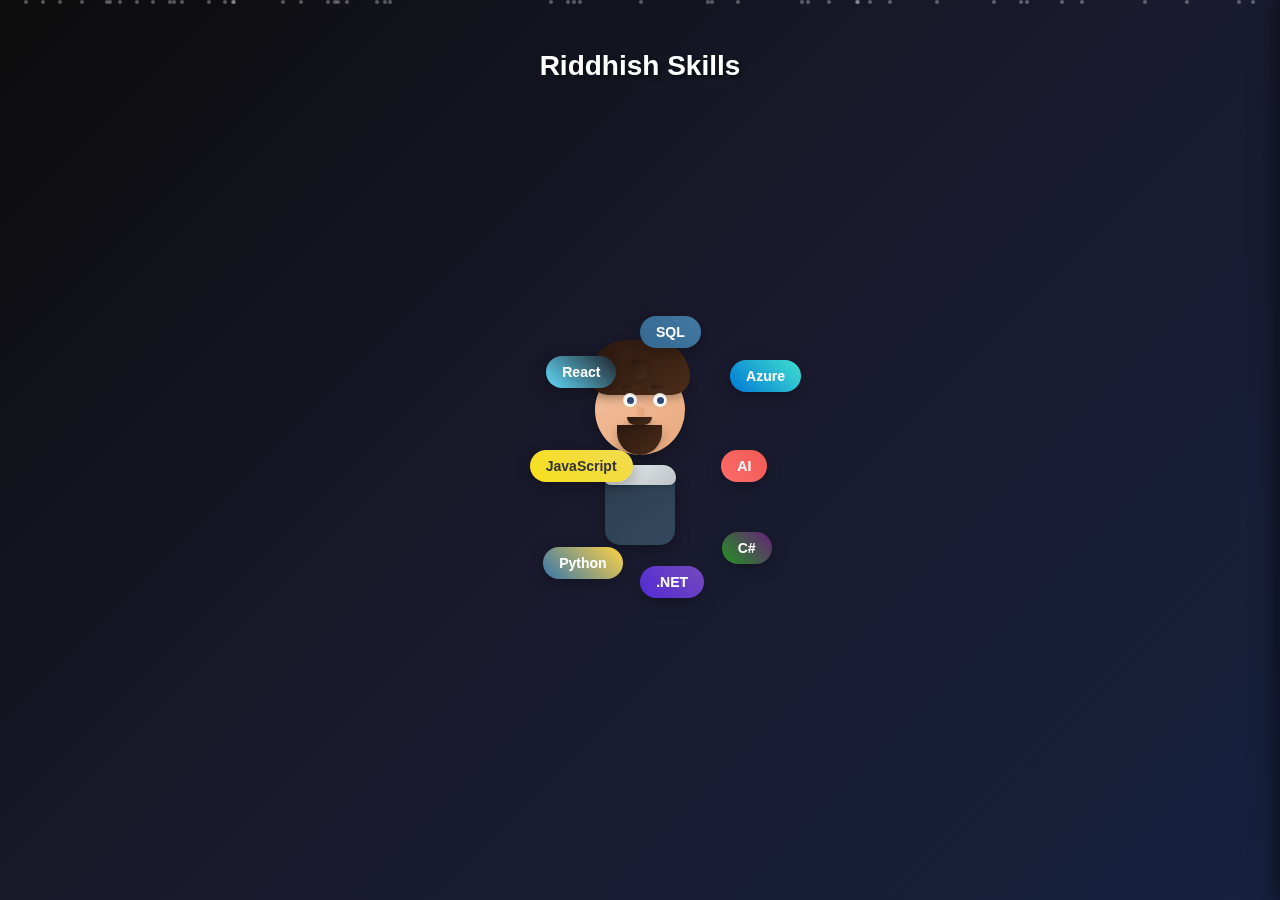
<file: AIRiddhish.html>
<!DOCTYPE html>
<html lang="en">
<head>
    <meta charset="UTF-8">
    <meta name="viewport" content="width=device-width, initial-scale=1.0">
    <title>Riddhish Skills</title>
    <style>
        * {
            margin: 0;
            padding: 0;
            box-sizing: border-box;
        @keyframes pulse-glow {
            from {
                text-shadow: 2px 2px 4px rgba(0,0,0,0.5), 0 0 10px rgba(74, 144, 226, 0.3);
            }
            to {
                text-shadow: 2px 2px 4px rgba(0,0,0,0.5), 0 0 20px rgba(74, 144, 226, 0.6);
            }
        }

        .developer-info {
            position: fixed;
            right: 30px;
            top: 50%;
            transform: translateY(-50%);
            width: 350px;
            background: linear-gradient(145deg, rgba(26, 26, 46, 0.9), rgba(22, 33, 62, 0.9));
            backdrop-filter: blur(10px);
            border: 1px solid rgba(255, 255, 255, 0.1);
            border-radius: 20px;
            padding: 30px;
            color: white;
            box-shadow: 0 8px 32px rgba(0, 0, 0, 0.3);
            z-index: 50;
            animation: fade-in-slide 1s ease-out;
        }

        .developer-title {
            font-size: 24px;
            font-weight: bold;
            margin-bottom: 10px;
            background: linear-gradient(45deg, #4a90e2, #61dafb);
            background-clip: text;
            -webkit-background-clip: text;
            -webkit-text-fill-color: transparent;
            text-align: center;
        }

        .developer-subtitle {
            font-size: 14px;
            color: #bdc3c7;
            text-align: center;
            margin-bottom: 25px;
            font-style: italic;
        }

        .expertise-section {
            margin-bottom: 20px;
        }

        .section-header {
            font-size: 16px;
            font-weight: bold;
            color: #61dafb;
            margin-bottom: 10px;
            display: flex;
            align-items: center;
        }

        .section-header::before {
            content: "▶";
            margin-right: 8px;
            font-size: 12px;
            color: #4a90e2;
        }

        .expertise-item {
            background: rgba(255, 255, 255, 0.05);
            padding: 12px 15px;
            margin: 8px 0;
            border-radius: 10px;
            border-left: 3px solid #4a90e2;
            font-size: 13px;
            line-height: 1.4;
        }

        .highlight {
            color: #61dafb;
            font-weight: bold;
        }

        .quote {
            background: linear-gradient(135deg, rgba(74, 144, 226, 0.1), rgba(97, 218, 251, 0.1));
            border: 1px solid rgba(97, 218, 251, 0.3);
            border-radius: 15px;
            padding: 15px;
            margin-top: 20px;
            text-align: center;
            font-style: italic;
            font-size: 14px;
            color: #ecf0f1;
            position: relative;
        }

        .quote::before {
            content: """;
            font-size: 40px;
            color: #4a90e2;
            position: absolute;
            top: -5px;
            left: 10px;
            line-height: 1;
        }

        .quote::after {
            content: """;
            font-size: 40px;
            color: #4a90e2;
            position: absolute;
            bottom: -15px;
            right: 10px;
            line-height: 1;
        }

        @keyframes fade-in-slide {
            0% {
                opacity: 0;
                transform: translateY(-50%) translateX(50px);
            }
            100% {
                opacity: 1;
                transform: translateY(-50%) translateX(0);
            }
        }

        @media (max-width: 1200px) {
            .developer-info {
                display: none;
            }
        }

        body {
            background: linear-gradient(135deg, #0c0c0c 0%, #1a1a2e 50%, #16213e 100%);
            min-height: 100vh;
            display: flex;
            justify-content: center;
            align-items: center;
            font-family: 'Arial', sans-serif;
            overflow: hidden;
        }

        .container {
            position: relative;
            width: 600px;
            height: 600px;
            display: flex;
            justify-content: center;
            align-items: center;
        }

        .boy {
            width: 140px;
            height: 170px;
            position: relative;
            z-index: 10;
            animation: gentle-float 3s ease-in-out infinite;
        }

        .head {
            width: 90px;
            height: 90px;
            background: linear-gradient(145deg, #f4c2a1, #e8a87c);
            border-radius: 50%;
            position: relative;
            margin: 0 auto;
            box-shadow: 0 5px 15px rgba(0,0,0,0.3);
            transition: transform 0.15s ease;
        }

        .hair {
            width: 100px;
            height: 55px;
            background: linear-gradient(145deg, #2c1810, #4a2c18);
            border-radius: 50px 50px 25px 25px;
            position: absolute;
            top: -25px;
            left: -5px;
            box-shadow: 0 3px 10px rgba(0,0,0,0.3);
        }

        .hair-detail {
            width: 15px;
            height: 20px;
            background: linear-gradient(145deg, #2c1810, #4a2c18);
            border-radius: 0 0 8px 8px;
            position: absolute;
            top: 20px;
            left: 42px;
            box-shadow: 0 2px 5px rgba(0,0,0,0.2);
        }

        .beard {
            width: 45px;
            height: 30px;
            background: linear-gradient(145deg, #2c1810, #4a2c18);
            border-radius: 0 0 25px 25px;
            position: absolute;
            top: 60px;
            left: 22px;
            box-shadow: 0 3px 8px rgba(0,0,0,0.2);
        }

        .mustache {
            width: 25px;
            height: 8px;
            background: linear-gradient(145deg, #2c1810, #4a2c18);
            border-radius: 0 0 12px 12px;
            position: absolute;
            top: 52px;
            left: 32px;
            box-shadow: 0 2px 4px rgba(0,0,0,0.2);
        }

        .eyes {
            position: absolute;
            top: 28px;
            left: 22px;
        }

        .eye {
            width: 14px;
            height: 14px;
            background: white;
            border-radius: 50%;
            display: inline-block;
            margin: 0 6px;
            position: relative;
            box-shadow: inset 0 1px 3px rgba(0,0,0,0.2);
        }

        .pupil {
            width: 7px;
            height: 7px;
            background: #2d4a7a;
            border-radius: 50%;
            position: absolute;
            top: 3.5px;
            left: 3.5px;
            transition: all 0.1s ease;
        }

        .eyebrow {
            width: 18px;
            height: 4px;
            background: linear-gradient(145deg, #2c1810, #4a2c18);
            border-radius: 2px;
            position: absolute;
            top: -8px;
            left: -2px;
        }

        .nose {
            width: 6px;
            height: 8px;
            background: rgba(232, 168, 124, 0.8);
            border-radius: 0 0 3px 3px;
            position: absolute;
            top: 42px;
            left: 42px;
            box-shadow: 1px 1px 2px rgba(0,0,0,0.1);
        }

        .body {
            width: 70px;
            height: 80px;
            background: linear-gradient(145deg, #2c3e50, #34495e);
            border-radius: 15px;
            margin: 10px auto 0;
            box-shadow: 0 5px 15px rgba(0,0,0,0.3);
        }

        .collar {
            width: 72px;
            height: 20px;
            background: linear-gradient(145deg, #ecf0f1, #bdc3c7);
            border-radius: 15px 15px 8px 8px;
            position: absolute;
            top: 100px;
            left: 34px;
            box-shadow: 0 2px 5px rgba(0,0,0,0.2);
        }

        .glasses {
            position: absolute;
            top: 25px;
            left: 18px;
            display: none;
        }

        .glass-frame {
            width: 20px;
            height: 20px;
            border: 2px solid #2c3e50;
            border-radius: 50%;
            display: inline-block;
            margin: 0 2px;
            background: rgba(255, 255, 255, 0.1);
            box-shadow: 0 2px 4px rgba(0,0,0,0.2);
        }

        .glasses-bridge {
            width: 8px;
            height: 2px;
            background: #2c3e50;
            position: absolute;
            top: 10px;
            left: 22px;
        }

        .skill {
            position: absolute;
            padding: 8px 16px;
            border-radius: 25px;
            color: white;
            font-weight: bold;
            font-size: 14px;
            box-shadow: 0 4px 15px rgba(0,0,0,0.3);
            cursor: pointer;
            transition: all 0.3s ease;
            z-index: 100;
        }

        .skill:hover {
            transform: scale(1.2);
            box-shadow: 0 8px 25px rgba(255, 255, 255, 0.3);
            z-index: 200;
        }

        .skill.moving-to-panel {
            z-index: 300;
            transition: all 0.6s cubic-bezier(0.25, 0.46, 0.45, 0.94);
        }

        .ai {
            background: linear-gradient(45deg, #ff6b6b, #ee5a52);
        }

        .csharp {
            background: linear-gradient(45deg, #239120, #68217a);
        }

        .dotnet {
            background: linear-gradient(45deg, #512bd4, #764abc);
        }

        .python {
            background: linear-gradient(45deg, #3776ab, #ffd343);
        }

        .javascript {
            background: linear-gradient(45deg, #f7df1e, #f0db4f);
            color: #333;
        }

        .react {
            background: linear-gradient(45deg, #61dafb, #21232a);
        }

        .sql {
            background: linear-gradient(45deg, #336791, #4479a1);
        }

        .azure {
            background: linear-gradient(45deg, #0078d4, #40e0d0);
        }

        @keyframes gentle-float {
            0%, 100% {
                transform: translateY(0px);
            }
            50% {
                transform: translateY(-10px);
            }
        }

        .skill:nth-child(2) { }
        .skill:nth-child(3) { }
        .skill:nth-child(4) { }
        .skill:nth-child(5) { }
        .skill:nth-child(6) { }
        .skill:nth-child(7) { }
        .skill:nth-child(8) { }
        .skill:nth-child(9) { }

        .background-particles {
            position: fixed;
            top: 0;
            left: 0;
            width: 100%;
            height: 100%;
            z-index: -1;
        }

        .particle {
            position: absolute;
            width: 4px;
            height: 4px;
            background: rgba(255, 255, 255, 0.3);
            border-radius: 50%;
            animation: float-particle 20s infinite linear;
        }

        @keyframes float-particle {
            0% {
                transform: translateY(100vh) rotate(0deg);
                opacity: 0;
            }
            10% {
                opacity: 1;
            }
            90% {
                opacity: 1;
            }
            100% {
                transform: translateY(-10vh) rotate(360deg);
                opacity: 0;
            }
        }

        .title {
            position: absolute;
            top: 50px;
            left: 50%;
            transform: translateX(-50%);
            color: white;
            font-size: 28px;
            font-weight: bold;
            text-shadow: 2px 2px 4px rgba(0,0,0,0.5);
            animation: pulse-glow 2s ease-in-out infinite alternate;
        }

        .skill-panel {
            position: fixed;
            right: -400px;
            top: 0;
            width: 400px;
            height: 100vh;
            background: linear-gradient(145deg, #1a1a2e, #16213e);
            box-shadow: -5px 0 20px rgba(0,0,0,0.5);
            transition: right 0.4s ease;
            z-index: 1000;
            overflow-y: auto;
            padding: 30px;
            color: white;
        }

        .skill-panel.active {
            right: 0;
        }

        .skill-icon-area {
            position: absolute;
            top: 30px;
            left: 30px;
            width: 80px;
            height: 80px;
            border-radius: 50%;
            display: flex;
            align-items: center;
            justify-content: center;
            font-size: 18px;
            font-weight: bold;
            color: white;
            box-shadow: 0 4px 20px rgba(0,0,0,0.3);
        }

        .skill-panel-header {
            display: flex;
            justify-content: space-between;
            align-items: center;
            margin-bottom: 30px;
            margin-top: 100px;
            padding-bottom: 20px;
            border-bottom: 2px solid rgba(255,255,255,0.1);
        }

        .skill-title {
            font-size: 28px;
            font-weight: bold;
            margin: 0;
        }

        .close-btn {
            background: none;
            border: none;
            color: white;
            font-size: 24px;
            cursor: pointer;
            padding: 10px;
            border-radius: 50%;
            transition: background 0.3s ease;
        }

        .close-btn:hover {
            background: rgba(255,255,255,0.1);
        }

        .skill-content {
            line-height: 1.6;
        }

        .experience-section {
            margin-bottom: 25px;
        }

        .experience-years {
            font-size: 48px;
            font-weight: bold;
            color: #4a90e2;
            margin: 10px 0;
            text-shadow: 0 0 10px rgba(74, 144, 226, 0.3);
        }

        .section-title {
            font-size: 18px;
            font-weight: bold;
            margin: 20px 0 10px 0;
            color: #61dafb;
        }

        .contribution-item {
            background: rgba(255,255,255,0.05);
            padding: 15px;
            margin: 10px 0;
            border-radius: 10px;
            border-left: 4px solid #4a90e2;
        }

        .project-name {
            font-weight: bold;
            margin-bottom: 5px;
        }

        .progress-bar {
            width: 100%;
            height: 8px;
            background: rgba(255,255,255,0.1);
            border-radius: 4px;
            margin: 15px 0;
            overflow: hidden;
        }

        .progress-fill {
            height: 100%;
            background: linear-gradient(90deg, #4a90e2, #61dafb);
            border-radius: 4px;
            transition: width 0.5s ease;
            width: 0;
        }

        .overlay {
            position: fixed;
            top: 0;
            left: 0;
            width: 100%;
            height: 100vh;
            background: rgba(0,0,0,0.5);
            z-index: 999;
            opacity: 0;
            visibility: hidden;
            transition: all 0.3s ease;
        }

        .overlay.active {
            opacity: 1;
            visibility: visible;
        }
    </style>
</head>
<body>
    <div class="overlay" id="overlay"></div>
    
    <div class="skill-panel" id="skillPanel">
        <div class="skill-icon-area" id="skillIconArea"></div>
        
        <div class="skill-panel-header">
            <h2 class="skill-title" id="skillTitle">Skill Details</h2>
            <button class="close-btn" id="closeBtn">&times;</button>
        </div>
        
        <div class="skill-content" id="skillContent">
            <!-- Content will be dynamically loaded here -->
        </div>
    </div>

    <div class="background-particles" id="particles"></div>
    
    <h1 class="title">Riddhish Skills</h1>
    
    <div class="container">
        <div class="boy">
            <div class="head">
                <div class="hair">
                    <div class="hair-detail"></div>
                </div>
                <div class="beard"></div>
                <div class="mustache"></div>
                <div class="glasses">
                    <div class="glass-frame"></div>
                    <div class="glass-frame"></div>
                    <div class="glasses-bridge"></div>
                </div>
                <div class="eyes">
                    <div class="eye">
                        <div class="eyebrow"></div>
                        <div class="pupil"></div>
                    </div>
                    <div class="eye">
                        <div class="eyebrow"></div>
                        <div class="pupil"></div>
                    </div>
                </div>
                <div class="nose"></div>
            </div>
            <div class="collar"></div>
            <div class="body"></div>
        </div>

        <div class="skill ai">AI</div>
        <div class="skill csharp">C#</div>
        <div class="skill dotnet">.NET</div>
        <div class="skill python">Python</div>
        <div class="skill javascript">JavaScript</div>
        <div class="skill react">React</div>
        <div class="skill sql">SQL</div>
        <div class="skill azure">Azure</div>
    </div>

    <script>
        // Skill data
        const skillData = {
            'AI': {
                years: 1,
                proficiency: 50,
                contributions: [
                    {
                        name: 'Machine Learning Pipeline',
                        description: 'Built end-to-end ML pipelines for customer behavior prediction using TensorFlow and scikit-learn.'
                    }
                    
                ]
            },
            'C#': {
                years: 10.0,
                proficiency: 95,
                contributions: [
                    {
                        name: 'Bulding SASS Website',
                        description: 'Developed scalable web applications serving 100k+ users using different sotware architecture.'
                    },
                    {
                        name: 'Enterprise Web Applications',
                        description: 'Developed scalable web applications serving 100k+ users using ASP.NET webform and Entity Framework.'
                    },
                    {
                        name: 'Desktop Applications',
                        description: 'Built Windows desktop applications using WPF and MVVM architecture pattern.'
                    },
                    {
                        name: 'API Development',
                        description: 'Created RESTful APIs with comprehensive documentation and automated testing suites.'
                    }
                ]
            },
            '.NET': {
                years: 10.0,
                proficiency: 95,
                contributions: [
                    {
                        name: 'Microservices Architecture',
                        description: 'Designed and implemented microservices using .NET Core with azure function.'
                    },
                    {
                        name: 'Cloud Integration',
                        description: 'Integrated .NET applications with Azure services including Service Bus and Cosmos DB.'
                    },
                    {
                        name: 'Performance Optimization',
                        description: 'Improved application performance by 40% through code optimization and caching strategies.'
                    },
                    {
                        name: 'Windows Service',
                        description: 'Building the windows service which bridge the traditional technology to most advance tech features.'
                    }
                ]
            },
            'Python': {
                years: 4.5,
                proficiency: 88,
                contributions: [
                    {
                        name: 'Login Interface to secure phthon API',
                        description: 'Developed authenticate mechanizam which uses B2C custom policy.'
                    },
                    {
                        name: 'Django Web Applications- Educational',
                        description: 'Created full-stack web applications with Django REST framework and PostgreSQL.'
                    },
                    {
                        name: 'Data Analytics Platform',
                        description: 'Built comprehensive data analytics platform using pandas, NumPy, and matplotlib.'
                    }
                ]
            },
            'JavaScript': {
                years: 5.5,
                proficiency: 89,
                contributions: [
                    {
                        name: 'Interactive Web Interfaces',
                        description: 'Built responsive and interactive user interfaces using modern ES6+ features.'
                    },
                    {
                        name: 'Node.js Backend Services',
                        description: 'Developed scalable backend services using Node.js, Express, and MongoDB.'
                    },
                    {
                        name: 'Real-time Applications',
                        description: 'Created real-time chat applications and collaborative tools using Socket.io.'
                    }
                ]
            },
            'React': {
                years: 4.0,
                proficiency: 87,
                contributions: [
                    {
                        name: 'Component Library',
                        description: 'Built reusable component library adopted across multiple projects in the organization.'
                    },
                    {
                        name: 'SPA Development',
                        description: 'Developed complex single-page applications with Redux state management.'
                    },
                    {
                        name: 'Mobile-First Design',
                        description: 'Created responsive React applications with mobile-first approach and PWA features.'
                    }
                ]
            },
            'SQL': {
                years: 7.0,
                proficiency: 91,
                contributions: [
                    {
                        name: 'Database Architecture',
                        description: 'Designed normalized database schemas for high-performance enterprise applications.'
                    },
                    {
                        name: 'Query Optimization',
                        description: 'Optimized complex queries reducing execution time by up to 60% using indexing strategies.'
                    },
                    {
                        name: 'Data Migration',
                        description: 'Led data migration projects from legacy systems to modern database platforms.'
                    }
                ]
            },
            'Azure': {
                years: 5.0,
                proficiency: 70,
                contributions: [
                    {
                        name: 'Cloud Infrastructure',
                        description: 'Set up scalable cloud infrastructure using Azure VMs, App Services, and Load Balancers.'
                    },
                    {
                        name: 'DevOps Pipelines',
                        description: 'Implemented CI/CD pipelines using Azure DevOps with automated testing and deployment.'
                    },
                    {
                        name: 'Monitoring Solutions',
                        description: 'Configured comprehensive monitoring using Azure Application Insights and Log Analytics.'
                    }
                ]
            }
        };

        // Show skill panel with animation
        function showSkillPanel(skillName, skillElement) {
            const panel = document.getElementById('skillPanel');
            const overlay = document.getElementById('overlay');
            const title = document.getElementById('skillTitle');
            const content = document.getElementById('skillContent');
            const iconArea = document.getElementById('skillIconArea');
            
            const skill = skillData[skillName];
            if (!skill) return;
            
            // Stop skill movement
            skillMovements[skillName].isMoving = false;
            
            // Get skill element position
            const skillRect = skillElement.getBoundingClientRect();
            const panelRect = { left: window.innerWidth - 400, top: 0 };
            const targetX = panelRect.left + 60; // Position in panel
            const targetY = panelRect.top + 60;
            
            // Add moving class for smooth transition
            skillElement.classList.add('moving-to-panel');
            
            // Animate skill to panel
            skillElement.style.position = 'fixed';
            skillElement.style.left = skillRect.left + 'px';
            skillElement.style.top = skillRect.top + 'px';
            skillElement.style.zIndex = '1001';
            
            // Setup icon area with same styling as skill
            const skillStyle = window.getComputedStyle(skillElement);
            iconArea.style.background = skillStyle.background;
            iconArea.textContent = skillName;
            iconArea.style.opacity = '0';
            
            // Show panel first
            panel.classList.add('active');
            overlay.classList.add('active');
            
            // Then animate skill to its position in panel
            setTimeout(() => {
                skillElement.style.left = targetX + 'px';
                skillElement.style.top = targetY + 'px';
                skillElement.style.transform = 'scale(1.3)';
            }, 100);
            
            // Fade out moving skill and fade in panel icon
            setTimeout(() => {
                skillElement.style.opacity = '0';
                iconArea.style.opacity = '1';
                iconArea.style.transform = 'scale(1)';
            }, 700);
            
            title.textContent = skillName;
            
            content.innerHTML = `
                <div class="experience-section">
                    <div class="section-title">Years of Experience</div>
                    <div class="experience-years">${skill.years}</div>
                    
                    <div class="section-title">Proficiency Level</div>
                    <div class="progress-bar">
                        <div class="progress-fill" id="progressFill"></div>
                    </div>
                    <div style="text-align: center; margin-top: 10px; font-weight: bold;">${skill.proficiency}%</div>
                </div>
                
                <div class="section-title">Key Contributions</div>
                ${skill.contributions.map(contribution => `
                    <div class="contribution-item">
                        <div class="project-name">${contribution.name}</div>
                        <div>${contribution.description}</div>
                    </div>
                `).join('')}
            `;
            
            // Animate progress bar
            setTimeout(() => {
                const progressFill = document.getElementById('progressFill');
                progressFill.style.width = skill.proficiency + '%';
            }, 800);
        }

        // Hide skill panel with reverse animation
        function hideSkillPanel() {
            const panel = document.getElementById('skillPanel');
            const overlay = document.getElementById('overlay');
            const iconArea = document.getElementById('skillIconArea');
            
            // Find the skill that was moved
            const movingSkill = document.querySelector('.skill.moving-to-panel');
            if (movingSkill) {
                const skillName = movingSkill.textContent;
                
                // Reset skill position and properties
                movingSkill.style.position = 'absolute';
                movingSkill.style.left = skillMovements[skillName].currentX + 'px';
                movingSkill.style.top = skillMovements[skillName].currentY + 'px';
                movingSkill.style.transform = '';
                movingSkill.style.opacity = '1';
                movingSkill.style.zIndex = '';
                movingSkill.classList.remove('moving-to-panel');
                
                // Resume movement
                skillMovements[skillName].isMoving = true;
            }
            
            // Hide panel elements
            iconArea.style.opacity = '0';
            panel.classList.remove('active');
            overlay.classList.remove('active');
        }

        // Random floating movement for skills
        let skillMovements = {};

        function animateSkills() {
            const skills = document.querySelectorAll('.skill');
            const container = document.querySelector('.container');
            const containerRect = container.getBoundingClientRect();
            const centerX = containerRect.width / 2;
            const centerY = containerRect.height / 2;
            
            skills.forEach((skill, index) => {
                // Initialize random position around the character (closer to boy)
                const angle = (index / skills.length) * Math.PI * 2;
                const radius = 80 + Math.random() * 60; // Reduced from 120 + 80
                
                let currentX = centerX + Math.cos(angle) * radius;
                let currentY = centerY + Math.sin(angle) * radius;
                let targetX = currentX;
                let targetY = currentY;
                let velocityX = 0;
                let velocityY = 0;
                let isMoving = true;
                let isHovered = false;
                
                // Set initial position
                skill.style.left = currentX + 'px';
                skill.style.top = currentY + 'px';
                
                // Store movement data
                skillMovements[skill.textContent] = {
                    currentX, currentY, targetX, targetY, velocityX, velocityY, isMoving, isHovered
                };
                
                // Add hover listeners
                skill.addEventListener('mouseenter', () => {
                    isHovered = true;
                    skillMovements[skill.textContent].isHovered = true;
                    skillMovements[skill.textContent].isMoving = false;
                });
                
                skill.addEventListener('mouseleave', () => {
                    isHovered = false;
                    skillMovements[skill.textContent].isHovered = false;
                    skillMovements[skill.textContent].isMoving = true;
                });
                
                // Create movement function for each skill
                function moveSkill() {
                    const movement = skillMovements[skill.textContent];
                    
                    if (!movement.isMoving || movement.isHovered) {
                        requestAnimationFrame(moveSkill);
                        return;
                    }
                    
                    // Randomly change target every 3-6 seconds (slower)
                    if (Math.random() < 0.008) {
                        const newAngle = Math.random() * Math.PI * 2;
                        const newRadius = 70 + Math.random() * 80; // Reduced from 100 + 100
                        movement.targetX = centerX + Math.cos(newAngle) * newRadius;
                        movement.targetY = centerY + Math.sin(newAngle) * newRadius;
                        
                        // Keep within container bounds but closer to center
                        movement.targetX = Math.max(80, Math.min(containerRect.width - 80, movement.targetX));
                        movement.targetY = Math.max(80, Math.min(containerRect.height - 80, movement.targetY));
                    }
                    
                    // Much slower movement toward target
                    const dx = movement.targetX - movement.currentX;
                    const dy = movement.targetY - movement.currentY;
                    
                    movement.velocityX += dx * 0.0003; // Same slow speed
                    movement.velocityY += dy * 0.0003;
                    
                    // Apply more friction for slower movement
                    movement.velocityX *= 0.95;
                    movement.velocityY *= 0.95;
                    
                    movement.currentX += movement.velocityX;
                    movement.currentY += movement.velocityY;
                    
                    // Reduced random drift
                    movement.currentX += (Math.random() - 0.5) * 0.1;
                    movement.currentY += (Math.random() - 0.5) * 0.1;
                    
                    // Update position
                    skill.style.left = movement.currentX + 'px';
                    skill.style.top = movement.currentY + 'px';
                    
                    requestAnimationFrame(moveSkill);
                }
                
                // Start movement with random delay
                setTimeout(() => moveSkill(), index * 200);
            });
        }

        // Eye tracking functionality
        function trackMouse() {
            const pupils = document.querySelectorAll('.pupil');
            const head = document.querySelector('.head');
            const boy = document.querySelector('.boy');
            
            document.addEventListener('mousemove', (e) => {
                const boyRect = boy.getBoundingClientRect();
                const boyX = boyRect.left + boyRect.width / 2;
                const boyY = boyRect.top + boyRect.height / 4; // Approximate eye position
                
                const angle = Math.atan2(e.clientY - boyY, e.clientX - boyX);
                const distance = Math.min(3, Math.hypot(e.clientX - boyX, e.clientY - boyY) / 100);
                
                const offsetX = Math.cos(angle) * distance;
                const offsetY = Math.sin(angle) * distance;
                
                // Move pupils
                pupils.forEach(pupil => {
                    pupil.style.transform = `translate(${offsetX}px, ${offsetY}px)`;
                });
                
                // Move head slightly
                const headOffsetX = Math.cos(angle) * distance * 0.8;
                const headOffsetY = Math.sin(angle) * distance * 0.8;
                
                head.style.transform = `translate(${headOffsetX}px, ${headOffsetY}px)`;
            });
        }

        // Create floating particles
        function createParticles() {
            const particlesContainer = document.getElementById('particles');
            const numberOfParticles = 50;

            for (let i = 0; i < numberOfParticles; i++) {
                const particle = document.createElement('div');
                particle.className = 'particle';
                particle.style.left = Math.random() * 100 + '%';
                particle.style.animationDelay = Math.random() * 20 + 's';
                particle.style.animationDuration = (Math.random() * 10 + 15) + 's';
                particlesContainer.appendChild(particle);
            }
        }

        // Add click interaction to skills
        document.querySelectorAll('.skill').forEach(skill => {
            skill.addEventListener('click', function(e) {
                e.stopPropagation();
                const skillName = this.textContent;
                showSkillPanel(skillName, this);
            });
        });

        // Close panel events
        document.getElementById('closeBtn').addEventListener('click', hideSkillPanel);
        document.getElementById('overlay').addEventListener('click', hideSkillPanel);

        // Prevent panel from closing when clicking inside it
        document.getElementById('skillPanel').addEventListener('click', (e) => {
            e.stopPropagation();
        });

        // Initialize particles, eye tracking, and skill animation when page loads
        window.addEventListener('load', () => {
            createParticles();
            trackMouse();
            animateSkills();
        });
    </script>
</body>
</html>
</file>
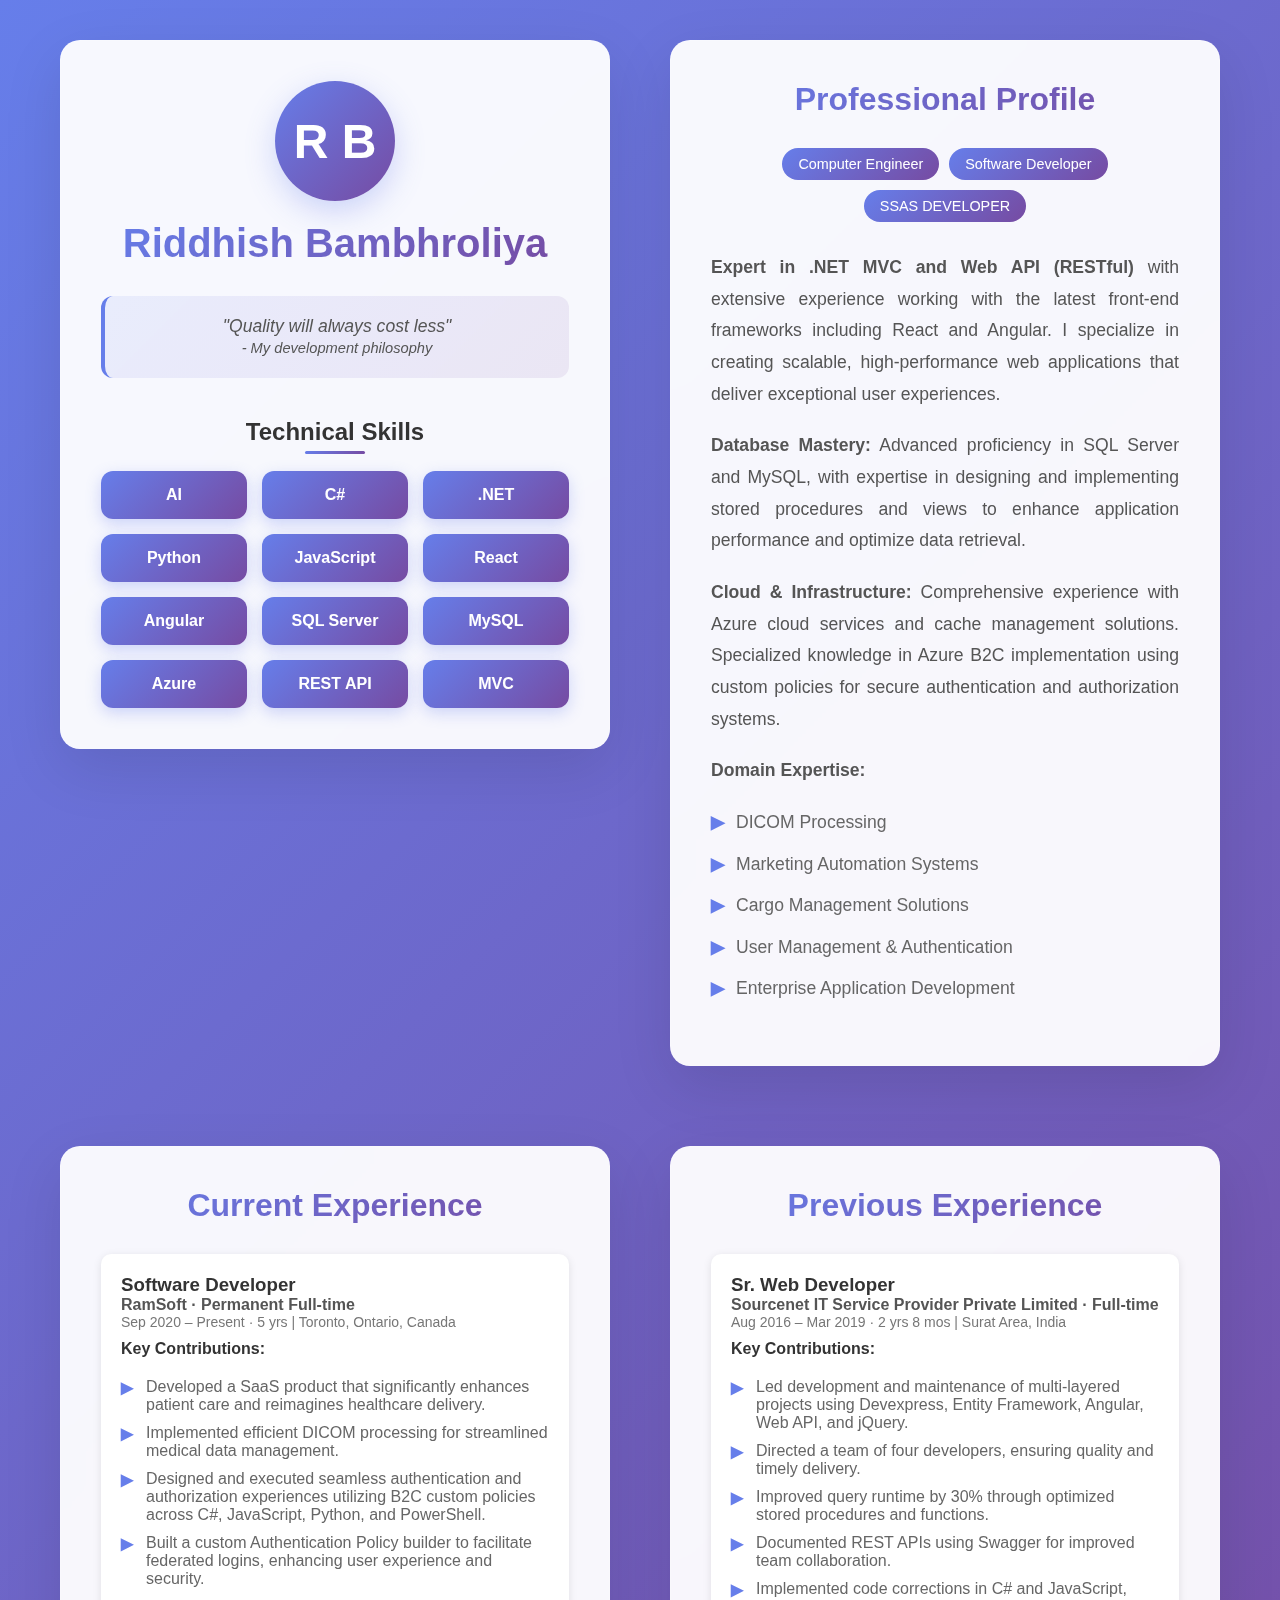
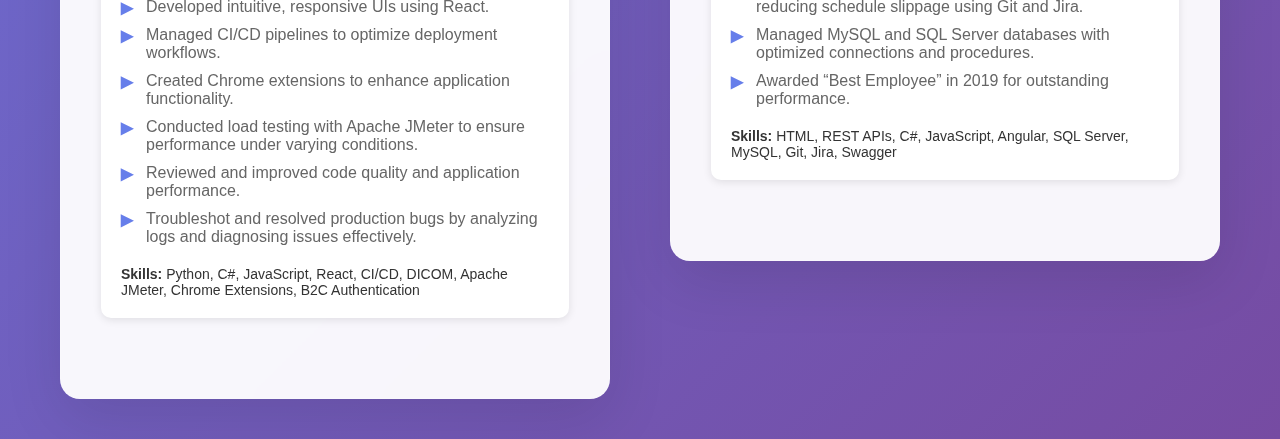
<file: RiddhishSkills.html>
<!DOCTYPE html>
<html lang="en">

<head>
    <meta charset="UTF-8">
    <meta name="viewport" content="width=device-width, initial-scale=1.0">
    <title>Riddhish - Professional experience</title>
    <style>
        * {
            margin: 0;
            padding: 0;
            box-sizing: border-box;
        }

        body {
            font-family: 'Segoe UI', Tahoma, Geneva, Verdana, sans-serif;
            background: linear-gradient(135deg, #667eea 0%, #764ba2 100%);
            min-height: 100vh;
            color: #333;
        }

        .container {
            max-width: 1200px;
            margin: 0 auto;
            padding: 40px 20px;
            display: grid;
            grid-template-columns: 1fr 1fr;
            gap: 60px;
            align-items: start;
            min-height: calc(100vh - 80px);
        }

        .left-section {
            background: rgba(255, 255, 255, 0.95);
            border-radius: 20px;
            padding: 40px;
            box-shadow: 0 20px 60px rgba(0, 0, 0, 0.1);
            backdrop-filter: blur(10px);
            border: 1px solid rgba(255, 255, 255, 0.2);
        }

        .profile-header {
            text-align: center;
            margin-bottom: 40px;
        }

        .profile-image {
            width: 120px;
            height: 120px;
            border-radius: 50%;
            margin: 0 auto 20px;
            background: linear-gradient(135deg, #667eea, #764ba2);
            display: flex;
            align-items: center;
            justify-content: center;
            font-size: 48px;
            color: white;
            font-weight: bold;
            box-shadow: 0 10px 30px rgba(102, 126, 234, 0.3);
        }

        .name {
            font-size: 2.5rem;
            font-weight: 700;
            background: linear-gradient(135deg, #667eea, #764ba2);
            -webkit-background-clip: text;
            -webkit-text-fill-color: transparent;
            background-clip: text;
            margin-bottom: 10px;
        }

        .skills-section h3 {
            font-size: 1.5rem;
            margin-bottom: 25px;
            color: #333;
            text-align: center;
            position: relative;
        }

        .skills-section h3::after {
            content: '';
            position: absolute;
            bottom: -8px;
            left: 50%;
            transform: translateX(-50%);
            width: 60px;
            height: 3px;
            background: linear-gradient(135deg, #667eea, #764ba2);
            border-radius: 2px;
        }

        .skills-grid {
            display: grid;
            grid-template-columns: repeat(auto-fit, minmax(120px, 1fr));
            gap: 15px;
        }

        .skill-item {
            background: linear-gradient(135deg, #667eea, #764ba2);
            color: white;
            padding: 15px 20px;
            border-radius: 12px;
            text-align: center;
            font-weight: 600;
            transition: all 0.3s ease;
            cursor: pointer;
            box-shadow: 0 5px 15px rgba(102, 126, 234, 0.3);
        }

        .skill-item:hover {
            transform: translateY(-5px);
            box-shadow: 0 10px 25px rgba(102, 126, 234, 0.4);
        }

        .right-section {
            background: rgba(255, 255, 255, 0.95);
            border-radius: 20px;
            padding: 40px;
            box-shadow: 0 20px 60px rgba(0, 0, 0, 0.1);
            backdrop-filter: blur(10px);
            border: 1px solid rgba(255, 255, 255, 0.2);
        }

        .about-section h2 {
            font-size: 2rem;
            margin-bottom: 30px;
            background: linear-gradient(135deg, #667eea, #764ba2);
            -webkit-background-clip: text;
            -webkit-text-fill-color: transparent;
            background-clip: text;
            text-align: center;
        }

        .role-tags {
            display: flex;
            flex-wrap: wrap;
            gap: 10px;
            margin-bottom: 30px;
            justify-content: center;
        }

        .role-tag {
            background: linear-gradient(135deg, #667eea, #764ba2);
            color: white;
            padding: 8px 16px;
            border-radius: 20px;
            font-size: 0.9rem;
            font-weight: 500;
        }

        .description {
            line-height: 1.8;
            font-size: 1.1rem;
            color: #555;
            text-align: justify;
        }

        .description p {
            margin-bottom: 20px;
        }

        .expertise-list {
            list-style: none;
            margin: 20px 0;
        }

        .expertise-list li {
            position: relative;
            padding-left: 25px;
            margin-bottom: 10px;
            color: #666;
        }

        .expertise-list li::before {
            content: '▶';
            position: absolute;
            left: 0;
            color: #667eea;
            font-weight: bold;
        }

        .quote {
            background: linear-gradient(135deg, rgba(102, 126, 234, 0.1), rgba(118, 75, 162, 0.1));
            padding: 20px;
            border-radius: 12px;
            border-left: 4px solid #667eea;
            margin-top: 30px;
            font-style: italic;
            font-size: 1.1rem;
            text-align: center;
            color: #555;
        }

        @media (max-width: 768px) {
            .container {
                grid-template-columns: 1fr;
                gap: 40px;
                padding: 20px 10px;
            }

            .left-section,
            .right-section {
                padding: 30px 20px;
            }

            .name {
                font-size: 2rem;
            }

            .skills-grid {
                grid-template-columns: repeat(auto-fit, minmax(100px, 1fr));
            }
        }

        @keyframes fadeInUp {
            from {
                opacity: 0;
                transform: translateY(30px);
            }

            to {
                opacity: 1;
                transform: translateY(0);
            }
        }

        .left-section,
        .right-section {
            animation: fadeInUp 0.8s ease-out;
        }

        .right-section {
            animation-delay: 0.2s;
        }
    </style>

    <style>
        #experience {
            padding: 40px;
            background: #f9f9f9;
        }

        #experience h2 {
            font-size: 28px;
            margin-bottom: 20px;
        }

        .experience-item {
            margin-bottom: 40px;
            background: #fff;
            padding: 20px;
            border-radius: 10px;
            box-shadow: 0 2px 8px rgba(0, 0, 0, 0.1);
        }

        .company-logo {
            height: 50px;
            margin-bottom: 10px;
        }

        .company {
            font-weight: bold;
            color: #555;
        }

        .date-location {
            font-size: 14px;
            color: #777;
            margin-bottom: 10px;
        }

        .skills {
            margin-top: 10px;
            font-size: 14px;
            color: #333;
        }
    </style>

</head>

<body>
    <div class="container">
        <!-- Left Section - Profile and Skills -->
        <div class="left-section">
            <div class="profile-header">
                <div class="profile-image">R B</div>
                <h1 class="name">Riddhish Bambhroliya</h1>
                <div class="quote">
                    "Quality will always cost less"
                    <br><small>- My development philosophy</small>
                </div>
            </div>

            <div class="skills-section">
                <h3>Technical Skills</h3>
                <div class="skills-grid">
                    <div class="skill-item">AI</div>
                    <div class="skill-item">C#</div>
                    <div class="skill-item">.NET</div>
                    <div class="skill-item">Python</div>
                    <div class="skill-item">JavaScript</div>
                    <div class="skill-item">React</div>
                    <div class="skill-item">Angular</div>
                    <div class="skill-item">SQL Server</div>
                    <div class="skill-item">MySQL</div>
                    <div class="skill-item">Azure</div>
                    <div class="skill-item">REST API</div>
                    <div class="skill-item">MVC</div>
                </div>
            </div>
        </div>

        <!-- Right Section - Professional Description -->
        <div class="right-section">
            <div class="about-section">
                <h2>Professional Profile</h2>

                <div class="role-tags">
                    <span class="role-tag">Computer Engineer</span>
                    <span class="role-tag">Software Developer</span>
                    <span class="role-tag">SSAS DEVELOPER</span>
                </div>

                <div class="description">
                    <p>
                        <strong>Expert in .NET MVC and Web API (RESTful)</strong> with extensive experience working with
                        the latest front-end frameworks including React and Angular. I specialize in creating scalable,
                        high-performance web applications that deliver exceptional user experiences.
                    </p>

                    <p>
                        <strong>Database Mastery:</strong> Advanced proficiency in SQL Server and MySQL, with expertise
                        in designing and implementing stored procedures and views to enhance application performance and
                        optimize data retrieval.
                    </p>

                    <p>
                        <strong>Cloud & Infrastructure:</strong> Comprehensive experience with Azure cloud services and
                        cache management solutions. Specialized knowledge in Azure B2C implementation using custom
                        policies for secure authentication and authorization systems.
                    </p>

                    <p>
                        <strong>Domain Expertise:</strong>
                    </p>
                    <ul class="expertise-list">
                        <li>DICOM Processing</li>
                        <li>Marketing Automation Systems</li>
                        <li>Cargo Management Solutions</li>
                        <li>User Management & Authentication</li>
                        <li>Enterprise Application Development</li>
                    </ul>


                </div>
            </div>
        </div>
    </div>
    <div class="container">
        <div class="left-section">
            <div class="about-section">
                <h2>Current Experience</h2>
            </div>
            <!-- RamSoft -->
            <div class="experience-item">
                <h3>Software Developer</h3>
                <p class="company">RamSoft · Permanent Full-time</p>
                <p class="date-location">Sep 2020 – Present · 5 yrs | Toronto, Ontario, Canada</p>
                <h4>Key Contributions:</h4>
                <ul class="expertise-list">
                    <li>Developed a SaaS product that significantly enhances patient care and reimagines healthcare
                        delivery.</li>
                    <li>Implemented efficient DICOM processing for streamlined medical data management.</li>
                    <li>Designed and executed seamless authentication and authorization experiences utilizing B2C custom
                        policies across C#, JavaScript, Python, and PowerShell.</li>
                    <li>Built a custom Authentication Policy builder to facilitate federated logins, enhancing user
                        experience and security.</li>
                    <li>Developed intuitive, responsive UIs using React.</li>
                    <li>Managed CI/CD pipelines to optimize deployment workflows.</li>
                    <li>Created Chrome extensions to enhance application functionality.</li>
                    <li>Conducted load testing with Apache JMeter to ensure performance under varying conditions.</li>
                    <li>Reviewed and improved code quality and application performance.</li>
                    <li>Troubleshot and resolved production bugs by analyzing logs and diagnosing issues effectively.
                    </li>
                </ul>
                <p class="skills"><strong>Skills:</strong> Python, C#, JavaScript, React, CI/CD, DICOM, Apache JMeter,
                    Chrome Extensions, B2C Authentication</p>
            </div>

        </div>
        <div class="right-section">
            <div class="about-section">
                <h2>Previous Experience</h2>
            </div>
            <!-- Sourcenet IT -->
            <div class="experience-item">
                <h3>Sr. Web Developer</h3>
                <p class="company">Sourcenet IT Service Provider Private Limited · Full-time</p>
                <p class="date-location">Aug 2016 – Mar 2019 · 2 yrs 8 mos | Surat Area, India</p>
                <h4>Key Contributions:</h4>
                <ul class="expertise-list">
                    <li>Led development and maintenance of multi-layered projects using Devexpress, Entity Framework,
                        Angular, Web API, and jQuery.</li>
                    <li>Directed a team of four developers, ensuring quality and timely delivery.</li>
                    <li>Improved query runtime by 30% through optimized stored procedures and functions.</li>
                    <li>Documented REST APIs using Swagger for improved team collaboration.</li>
                    <li>Implemented code corrections in C# and JavaScript, reducing schedule slippage using Git and
                        Jira.</li>
                    <li>Managed MySQL and SQL Server databases with optimized connections and procedures.</li>
                    <li>Awarded “Best Employee” in 2019 for outstanding performance.</li>
                </ul>
                <p class="skills"><strong>Skills:</strong> HTML, REST APIs, C#, JavaScript, Angular, SQL Server, MySQL,
                    Git, Jira, Swagger</p>
            </div>

        </div>

    </div>

    <script>
        // Add interactive hover effects
        document.querySelectorAll('.skill-item').forEach(item => {
            item.addEventListener('click', function () {
                this.style.transform = 'scale(0.95)';
                setTimeout(() => {
                    this.style.transform = 'translateY(-5px)';
                }, 150);
            });
        });

        // Add smooth animations on scroll
        const observerOptions = {
            threshold: 0.1,
            rootMargin: '0px 0px -50px 0px'
        };

        const observer = new IntersectionObserver(function (entries) {
            entries.forEach(entry => {
                if (entry.isIntersecting) {
                    entry.target.style.opacity = '1';
                    entry.target.style.transform = 'translateY(0)';
                }
            });
        }, observerOptions);

        document.querySelectorAll('.skill-item').forEach(item => {
            observer.observe(item);
        });
    </script>
</body>

</html>
</file>
